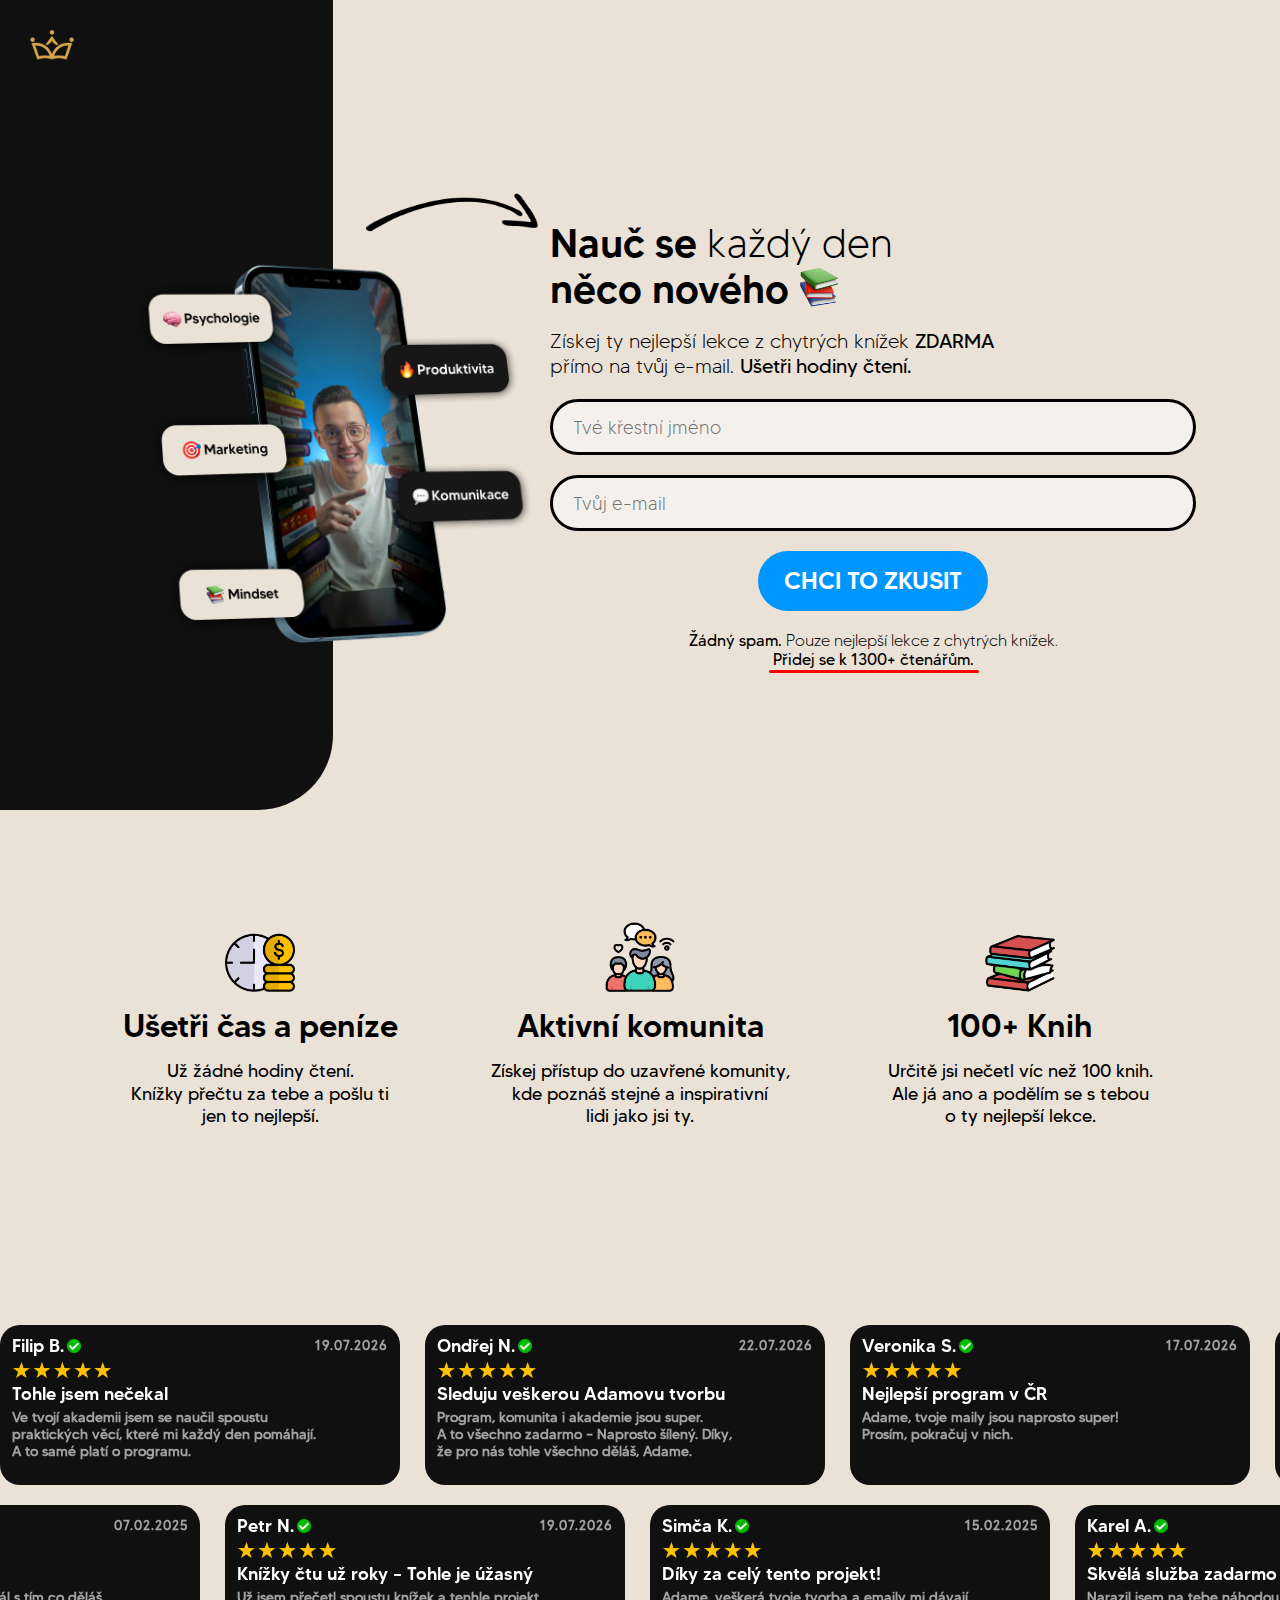
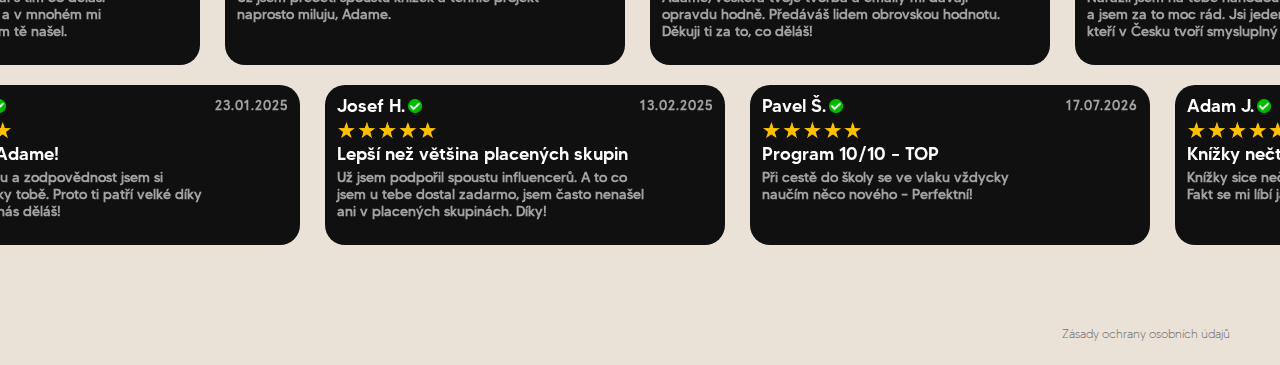
<file: 30-denni-program/index.html>
<!DOCTYPE html>
<html lang="cs">
<head>
  <meta charset="UTF-8">
  <meta name="viewport" content="width=device-width, initial-scale=1.0">
  <meta name="format-detection" content="telephone=no">
  <meta name="description" content="Dnes jsi čtením knih ztrácel čas a peníze naposledy.">
  <meta name="keywords" content="vědomosti, knihy, zdarma, email, čtení">
  <meta name="author" content="Adam Dušek">
  <!-- SEO -->
  <meta property="og:title" content="Adam Dušek | 30-Denní Program">
  <meta property="og:description" content="Dnes jsi čtením knih ztrácel čas a peníze naposledy.">
  <meta property="og:url" content="https://adamdusek.cz">
  <meta property="og:type" content="website">
  <!-- CSS -->
  <link rel="stylesheet" href="reset.css?version=5">
  <link rel="stylesheet" href="style.css?version=5">
  <link rel="stylesheet" href="queries.css?version=5">
  <link rel="shortcut icon" href="resources/imgs/icon.ico" type="image/x-icon">

  <title>Adam Dušek | 30-Denní Program</title>
</head>
<body>
    <img class="crown" src="resources/imgs/crown.webp" alt="">
    <div class="container">
        <h1 class="topTitle">Nauč se <span>každý den</span><br>
          něco nového <img src="resources/imgs/books.webp" alt=""></h1>
        <div class="phoneImg">
          <img class="arrow" src="resources/imgs/arrow.webp" alt="">
          <img class="iphone" src="resources/imgs/IphoneMockup2.webp" alt="">
        </div>
        <div class="formBox">
            <h1 class="bottomTitle">Nauč se <span>každý den</span><br>
            něco nového <img src="resources/imgs/books.webp" alt=""></h1>
            <h2>Získej ty nejlepší lekce z chytrých knížek <span>ZDARMA</span><br class="break2">
            <br class="break">přímo na tvůj e-mail. <span>Ušetři hodiny čtení.</span></h2>
            <form action="https://adamdusek.ecomailapp.cz/public/subscribe/1/43c2cd496486bcc27217c3e790fb4088" method="POST" autocomplete="on">
                <input type="text" name="name" autocomplete="name" placeholder="Tvé křestní jméno" required>
                <input type="email" name="email" autocomplete="email" placeholder="Tvůj e-mail" required>
                <input type="submit" value="CHCI TO ZKUSIT">
                <p class="subtitle"><span>Žádný spam.</span> Pouze nejlepší lekce z chytrých knížek. <br><span class="underline">Přidej se k 1300+ čtenářům.</span></p>
            </form>
            
        </div>
    </div>
    
    <div class="ThreePoints">

      <div class="point">
        <img src="resources/imgs/timeIsMoney.webp" alt="">
        <h1>Ušetři čas a peníze</h1>
        <h2>Už žádné hodiny čtení.<br>Knížky přečtu za tebe a pošlu ti<br>jen to nejlepší.</h2>
      </div>

      <div class="point">
        <img src="resources/imgs/people.webp" alt="">
        <h1>Aktivní komunita</h1>
        <h2>Získej přístup do uzavřené komunity,<br>kde poznáš stejné a inspirativní <br>lidi jako jsi ty.</h2>
      </div>

      <div class="point">
        <img src="resources/imgs/books2.webp" alt="">
        <h1>100+ Knih</h1>
        <h2>Určitě jsi nečetl víc než 100 knih.<br>Ale já ano a podělím se s tebou<br>o ty nejlepší lekce.</h2>
      </div>

    </div>

    <div class="feedbacks">
      <div class="carousel-container">   
      </div>
    </div>


    <a target="_blank" href="resources/Zásady ochrany osobních údajů.pdf" class="GPDR">Zásady ochrany osobních údajů</a>

    <!-- Ecomail starts -->
    <script src="data.js"></script>
    <script type="text/javascript">
      ;(function(p,l,o,w,i,n,g){if(!p[i]){p.GlobalSnowplowNamespace=p.GlobalSnowplowNamespace||[];
      p.GlobalSnowplowNamespace.push(i);p[i]=function(){(p[i].q=p[i].q||[]).push(arguments)
      };p[i].q=p[i].q||[];n=l.createElement(o);g=l.getElementsByTagName(o)[0];n.async=1;
      n.src=w;g.parentNode.insertBefore(n,g)}}(window,document,"script","//d70shl7vidtft.cloudfront.net/ecmtr-2.4.2.js","ecotrack"));
      window.ecotrack('newTracker', 'cf', 'd2dpiwfhf3tz0r.cloudfront.net', { /* Initialise a tracker */
        appId: 'adamdusek'
      });
      window.ecotrack('setUserIdFromLocation', 'ecmid');
      window.ecotrack('trackPageView');
      </script>
      <!-- Ecomail stops -->
</body>
</html>
</file>
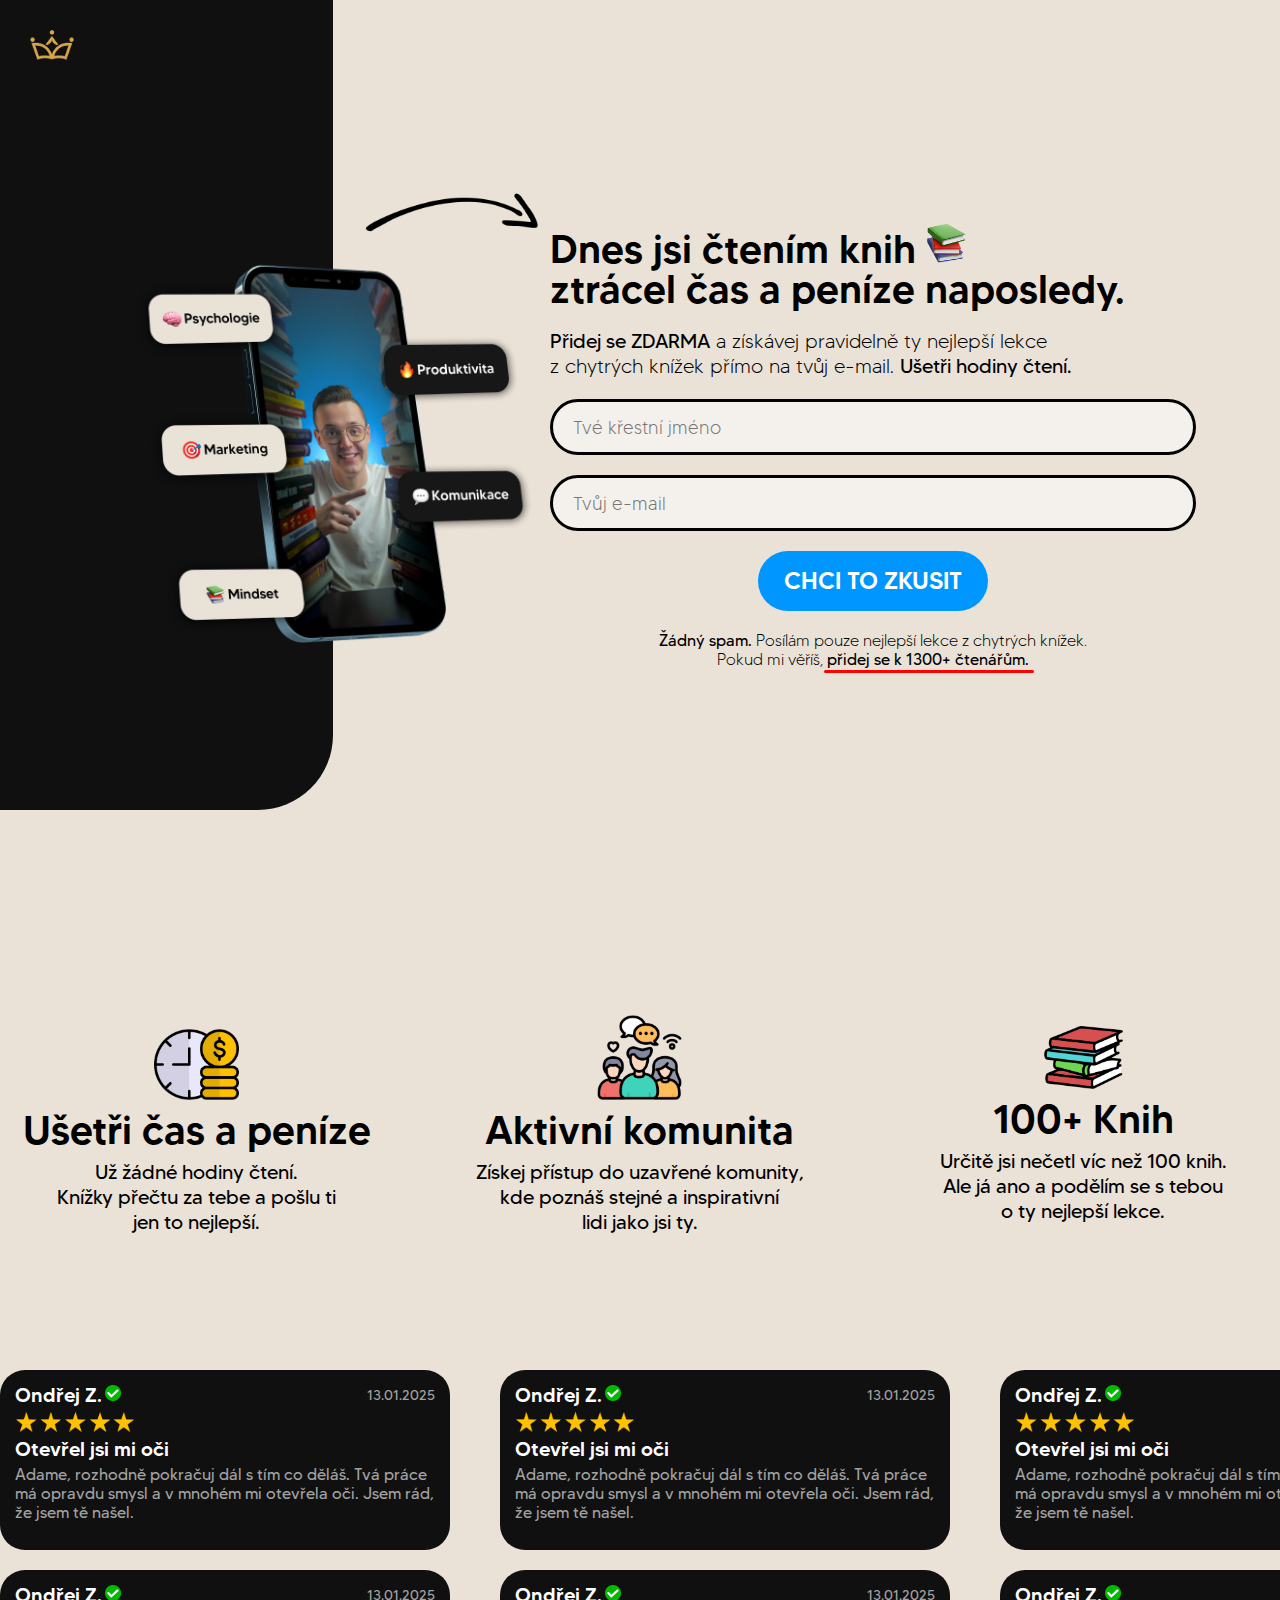
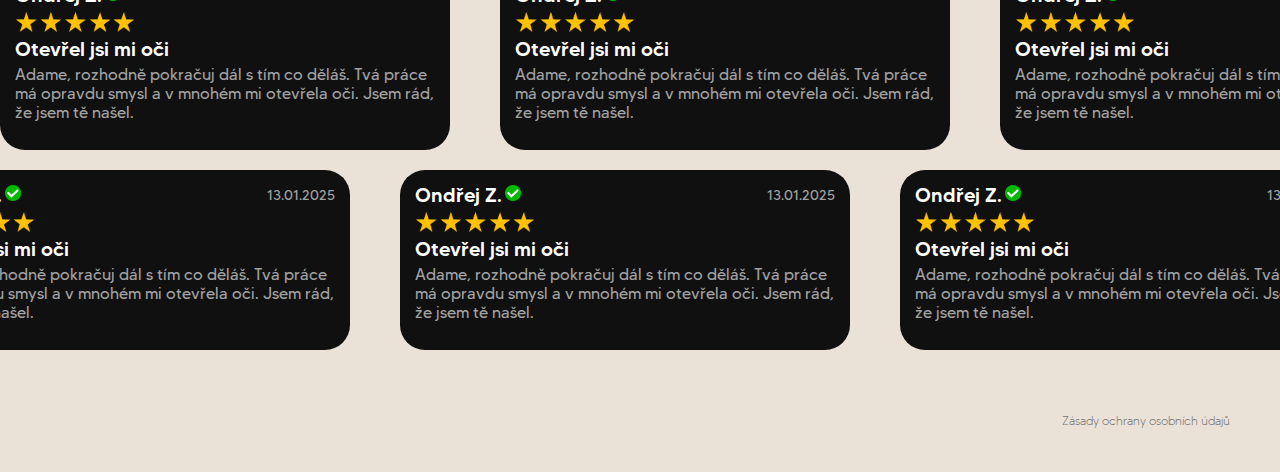
<file: newsletter/index.html>
<!DOCTYPE html>
<html lang="cs">
<head>
  <meta charset="UTF-8">
  <meta name="viewport" content="width=device-width, initial-scale=1.0">
  <meta name="format-detection" content="telephone=no">
  <meta name="description" content="Dnes jsi čtením knih ztrácel čas a peníze naposledy.">
  <meta name="keywords" content="vědomosti, knihy, zdarma, email, čtení">
  <meta name="author" content="Adam Dušek">
  <!-- SEO -->
  <meta property="og:title" content="Adam Dušek">
  <meta property="og:description" content="Dnes jsi čtením knih ztrácel čas a peníze naposledy.">
  <meta property="og:url" content="https://adamdusek.cz">
  <meta property="og:type" content="website">
  <!-- CSS -->
  <link rel="stylesheet" href="reset.css">
  <link rel="stylesheet" href="style.css?version=1.5">
  <link rel="stylesheet" href="queries.css">
  <link rel="shortcut icon" href="resources/imgs/icon.ico" type="image/x-icon">

  <title>Adam Dušek</title>
</head>
<body>
    <img class="crown" src="resources/imgs/crown.webp" alt="">
    <div class="container">
        <h1 class="topTitle">Dnes jsi čtením knih <img src="resources/imgs/books.webp" alt=""><br>ztrácel čas a peníze naposledy.</h1>
        <div class="phoneImg">
          <img class="arrow" src="resources/imgs/arrow.webp" alt="">
          <img class="iphone" src="resources/imgs/IphoneMockup2.webp" alt="">
        </div>
        <div class="formBox">
            <h1 class="bottomTitle">Dnes jsi čtením knih <img src="resources/imgs/books.webp" alt=""><br>
            ztrácel čas a peníze naposledy.</h1>
            <h2><span>Přidej se ZDARMA</span> a získávej pravidelně ty nejlepší lekce <br class="break2">
            z chytrých knížek <br class="break">přímo na tvůj e-mail. <span>Ušetři hodiny čtení.</span></h2>
            <form action="https://adamdusek.ecomailapp.cz/public/subscribe/1/43c2cd496486bcc27217c3e790fb4088" method="POST" autocomplete="on">
                <input type="text" name="name" autocomplete="name" placeholder="Tvé křestní jméno" required>
                <input type="email" name="email" autocomplete="email" placeholder="Tvůj e-mail" required>
                <input type="submit" value="CHCI TO ZKUSIT">
                <p class="subtitle"><span>Žádný spam.</span> Posílám pouze nejlepší lekce z chytrých knížek. <br>Pokud mi věříš, <span class="underline">přidej se k 1300+ čtenářům.</span></p>
            </form>
            
        </div>
    </div>
    

    <div class="ThreePoints">

      <div class="point">
        <img src="resources/imgs/timeIsMoney.webp" alt="">
        <h1>Ušetři čas a peníze</h1>
        <h2>Už žádné hodiny čtení.<br>Knížky přečtu za tebe a pošlu ti<br>jen to nejlepší.</h2>
      </div>

      <div class="point">
        <img src="resources/imgs/people.webp" alt="">
        <h1>Aktivní komunita</h1>
        <h2>Získej přístup do uzavřené komunity,<br>kde poznáš stejné a inspirativní <br>lidi jako jsi ty.</h2>
      </div>

      <div class="point">
        <img src="resources/imgs/books2.webp" alt="">
        <h1>100+ Knih</h1>
        <h2>Určitě jsi nečetl víc než 100 knih.<br>Ale já ano a podělím se s tebou<br>o ty nejlepší lekce.</h2>
      </div>

    </div>

    <div class="feedbacks">

      <div class="carousel-container">
        <div class="carousel row-1">
          <div class="OneFeedback">
            <div class="name">
              <section>
                <h1>Ondřej Z.</h1>
                <img class="yes" src="resources/imgs/yes.png" alt="">
              </section>
              <p>13.01.2025</p>
            </div>
            <img class="stars" src="resources/imgs/stars.webp" alt="">
            <h1>Otevřel jsi mi oči</h1>
            <p>Adame, rozhodně pokračuj dál s tím co děláš. Tvá práce má opravdu smysl a v mnohém mi otevřela oči. Jsem rád, že jsem tě našel.</p>
          </div>
          <div class="OneFeedback">
            <div class="name">
              <section>
                <h1>Ondřej Z.</h1>
                <img class="yes" src="resources/imgs/yes.png" alt="">
              </section>
              <p>13.01.2025</p>
            </div>
            <img class="stars" src="resources/imgs/stars.webp" alt="">
            <h1>Otevřel jsi mi oči</h1>
            <p>Adame, rozhodně pokračuj dál s tím co děláš. Tvá práce má opravdu smysl a v mnohém mi otevřela oči. Jsem rád, že jsem tě našel.</p>
          </div>
          <div class="OneFeedback">
            <div class="name">
              <section>
                <h1>Ondřej Z.</h1>
                <img class="yes" src="resources/imgs/yes.png" alt="">
              </section>
              <p>13.01.2025</p>
            </div>
            <img class="stars" src="resources/imgs/stars.webp" alt="">
            <h1>Otevřel jsi mi oči</h1>
            <p>Adame, rozhodně pokračuj dál s tím co děláš. Tvá práce má opravdu smysl a v mnohém mi otevřela oči. Jsem rád, že jsem tě našel.</p>
          </div>
          <div class="OneFeedback">
            <div class="name">
              <section>
                <h1>Ondřej Z.</h1>
                <img class="yes" src="resources/imgs/yes.png" alt="">
              </section>
              <p>13.01.2025</p>
            </div>
            <img class="stars" src="resources/imgs/stars.webp" alt="">
            <h1>Otevřel jsi mi oči</h1>
            <p>Adame, rozhodně pokračuj dál s tím co děláš. Tvá práce má opravdu smysl a v mnohém mi otevřela oči. Jsem rád, že jsem tě našel.</p>
          </div>
          <div class="OneFeedback">
            <div class="name">
              <section>
                <h1>Ondřej Z.</h1>
                <img class="yes" src="resources/imgs/yes.png" alt="">
              </section>
              <p>13.01.2025</p>
            </div>
            <img class="stars" src="resources/imgs/stars.webp" alt="">
            <h1>Otevřel jsi mi oči</h1>
            <p>Adame, rozhodně pokračuj dál s tím co děláš. Tvá práce má opravdu smysl a v mnohém mi otevřela oči. Jsem rád, že jsem tě našel.</p>
          </div>
          <div class="OneFeedback">
            <div class="name">
              <section>
                <h1>Ondřej Z.</h1>
                <img class="yes" src="resources/imgs/yes.png" alt="">
              </section>
              <p>13.01.2025</p>
            </div>
            <img class="stars" src="resources/imgs/stars.webp" alt="">
            <h1>Otevřel jsi mi oči</h1>
            <p>Adame, rozhodně pokračuj dál s tím co děláš. Tvá práce má opravdu smysl a v mnohém mi otevřela oči. Jsem rád, že jsem tě našel.</p>
          </div>
          <div class="OneFeedback">
            <div class="name">
              <section>
                <h1>Ondřej Z.</h1>
                <img class="yes" src="resources/imgs/yes.png" alt="">
              </section>
              <p>13.01.2025</p>
            </div>
            <img class="stars" src="resources/imgs/stars.webp" alt="">
            <h1>Otevřel jsi mi oči</h1>
            <p>Adame, rozhodně pokračuj dál s tím co děláš. Tvá práce má opravdu smysl a v mnohém mi otevřela oči. Jsem rád, že jsem tě našel.</p>
          </div>
          <div class="OneFeedback">
            <div class="name">
              <section>
                <h1>Ondřej Z.</h1>
                <img class="yes" src="resources/imgs/yes.png" alt="">
              </section>
              <p>13.01.2025</p>
            </div>
            <img class="stars" src="resources/imgs/stars.webp" alt="">
            <h1>Otevřel jsi mi oči</h1>
            <p>Adame, rozhodně pokračuj dál s tím co děláš. Tvá práce má opravdu smysl a v mnohém mi otevřela oči. Jsem rád, že jsem tě našel.</p>
          </div>
        </div>
        <div class="carousel row-2">
          <div class="OneFeedback">
            <div class="name">
              <section>
                <h1>Ondřej Z.</h1>
                <img class="yes" src="resources/imgs/yes.png" alt="">
              </section>
              <p>13.01.2025</p>
            </div>
            <img class="stars" src="resources/imgs/stars.webp" alt="">
            <h1>Otevřel jsi mi oči</h1>
            <p>Adame, rozhodně pokračuj dál s tím co děláš. Tvá práce má opravdu smysl a v mnohém mi otevřela oči. Jsem rád, že jsem tě našel.</p>
          </div>
          <div class="OneFeedback">
            <div class="name">
              <section>
                <h1>Ondřej Z.</h1>
                <img class="yes" src="resources/imgs/yes.png" alt="">
              </section>
              <p>13.01.2025</p>
            </div>
            <img class="stars" src="resources/imgs/stars.webp" alt="">
            <h1>Otevřel jsi mi oči</h1>
            <p>Adame, rozhodně pokračuj dál s tím co děláš. Tvá práce má opravdu smysl a v mnohém mi otevřela oči. Jsem rád, že jsem tě našel.</p>
          </div>
          <div class="OneFeedback">
            <div class="name">
              <section>
                <h1>Ondřej Z.</h1>
                <img class="yes" src="resources/imgs/yes.png" alt="">
              </section>
              <p>13.01.2025</p>
            </div>
            <img class="stars" src="resources/imgs/stars.webp" alt="">
            <h1>Otevřel jsi mi oči</h1>
            <p>Adame, rozhodně pokračuj dál s tím co děláš. Tvá práce má opravdu smysl a v mnohém mi otevřela oči. Jsem rád, že jsem tě našel.</p>
          </div>
          <div class="OneFeedback">
            <div class="name">
              <section>
                <h1>Ondřej Z.</h1>
                <img class="yes" src="resources/imgs/yes.png" alt="">
              </section>
              <p>13.01.2025</p>
            </div>
            <img class="stars" src="resources/imgs/stars.webp" alt="">
            <h1>Otevřel jsi mi oči</h1>
            <p>Adame, rozhodně pokračuj dál s tím co děláš. Tvá práce má opravdu smysl a v mnohém mi otevřela oči. Jsem rád, že jsem tě našel.</p>
          </div>
          <div class="OneFeedback">
            <div class="name">
              <section>
                <h1>Ondřej Z.</h1>
                <img class="yes" src="resources/imgs/yes.png" alt="">
              </section>
              <p>13.01.2025</p>
            </div>
            <img class="stars" src="resources/imgs/stars.webp" alt="">
            <h1>Otevřel jsi mi oči</h1>
            <p>Adame, rozhodně pokračuj dál s tím co děláš. Tvá práce má opravdu smysl a v mnohém mi otevřela oči. Jsem rád, že jsem tě našel.</p>
          </div>
          <div class="OneFeedback">
            <div class="name">
              <section>
                <h1>Ondřej Z.</h1>
                <img class="yes" src="resources/imgs/yes.png" alt="">
              </section>
              <p>13.01.2025</p>
            </div>
            <img class="stars" src="resources/imgs/stars.webp" alt="">
            <h1>Otevřel jsi mi oči</h1>
            <p>Adame, rozhodně pokračuj dál s tím co děláš. Tvá práce má opravdu smysl a v mnohém mi otevřela oči. Jsem rád, že jsem tě našel.</p>
          </div>
          <div class="OneFeedback">
            <div class="name">
              <section>
                <h1>Ondřej Z.</h1>
                <img class="yes" src="resources/imgs/yes.png" alt="">
              </section>
              <p>13.01.2025</p>
            </div>
            <img class="stars" src="resources/imgs/stars.webp" alt="">
            <h1>Otevřel jsi mi oči</h1>
            <p>Adame, rozhodně pokračuj dál s tím co děláš. Tvá práce má opravdu smysl a v mnohém mi otevřela oči. Jsem rád, že jsem tě našel.</p>
          </div>
          <div class="OneFeedback">
            <div class="name">
              <section>
                <h1>Ondřej Z.</h1>
                <img class="yes" src="resources/imgs/yes.png" alt="">
              </section>
              <p>13.01.2025</p>
            </div>
            <img class="stars" src="resources/imgs/stars.webp" alt="">
            <h1>Otevřel jsi mi oči</h1>
            <p>Adame, rozhodně pokračuj dál s tím co děláš. Tvá práce má opravdu smysl a v mnohém mi otevřela oči. Jsem rád, že jsem tě našel.</p>
          </div>
        </div>
        <div class="carousel row-3">
          <div class="OneFeedback">
            <div class="name">
              <section>
                <h1>Ondřej Z.</h1>
                <img class="yes" src="resources/imgs/yes.png" alt="">
              </section>
              <p>13.01.2025</p>
            </div>
            <img class="stars" src="resources/imgs/stars.webp" alt="">
            <h1>Otevřel jsi mi oči</h1>
            <p>Adame, rozhodně pokračuj dál s tím co děláš. Tvá práce má opravdu smysl a v mnohém mi otevřela oči. Jsem rád, že jsem tě našel.</p>
          </div>
          <div class="OneFeedback">
            <div class="name">
              <section>
                <h1>Ondřej Z.</h1>
                <img class="yes" src="resources/imgs/yes.png" alt="">
              </section>
              <p>13.01.2025</p>
            </div>
            <img class="stars" src="resources/imgs/stars.webp" alt="">
            <h1>Otevřel jsi mi oči</h1>
            <p>Adame, rozhodně pokračuj dál s tím co děláš. Tvá práce má opravdu smysl a v mnohém mi otevřela oči. Jsem rád, že jsem tě našel.</p>
          </div>
          <div class="OneFeedback">
            <div class="name">
              <section>
                <h1>Ondřej Z.</h1>
                <img class="yes" src="resources/imgs/yes.png" alt="">
              </section>
              <p>13.01.2025</p>
            </div>
            <img class="stars" src="resources/imgs/stars.webp" alt="">
            <h1>Otevřel jsi mi oči</h1>
            <p>Adame, rozhodně pokračuj dál s tím co děláš. Tvá práce má opravdu smysl a v mnohém mi otevřela oči. Jsem rád, že jsem tě našel.</p>
          </div>
          <div class="OneFeedback">
            <div class="name">
              <section>
                <h1>Ondřej Z.</h1>
                <img class="yes" src="resources/imgs/yes.png" alt="">
              </section>
              <p>13.01.2025</p>
            </div>
            <img class="stars" src="resources/imgs/stars.webp" alt="">
            <h1>Otevřel jsi mi oči</h1>
            <p>Adame, rozhodně pokračuj dál s tím co děláš. Tvá práce má opravdu smysl a v mnohém mi otevřela oči. Jsem rád, že jsem tě našel.</p>
          </div>
          <div class="OneFeedback">
            <div class="name">
              <section>
                <h1>Ondřej Z.</h1>
                <img class="yes" src="resources/imgs/yes.png" alt="">
              </section>
              <p>13.01.2025</p>
            </div>
            <img class="stars" src="resources/imgs/stars.webp" alt="">
            <h1>Otevřel jsi mi oči</h1>
            <p>Adame, rozhodně pokračuj dál s tím co děláš. Tvá práce má opravdu smysl a v mnohém mi otevřela oči. Jsem rád, že jsem tě našel.</p>
          </div>
          <div class="OneFeedback">
            <div class="name">
              <section>
                <h1>Ondřej Z.</h1>
                <img class="yes" src="resources/imgs/yes.png" alt="">
              </section>
              <p>13.01.2025</p>
            </div>
            <img class="stars" src="resources/imgs/stars.webp" alt="">
            <h1>Otevřel jsi mi oči</h1>
            <p>Adame, rozhodně pokračuj dál s tím co děláš. Tvá práce má opravdu smysl a v mnohém mi otevřela oči. Jsem rád, že jsem tě našel.</p>
          </div>
          <div class="OneFeedback">
            <div class="name">
              <section>
                <h1>Ondřej Z.</h1>
                <img class="yes" src="resources/imgs/yes.png" alt="">
              </section>
              <p>13.01.2025</p>
            </div>
            <img class="stars" src="resources/imgs/stars.webp" alt="">
            <h1>Otevřel jsi mi oči</h1>
            <p>Adame, rozhodně pokračuj dál s tím co děláš. Tvá práce má opravdu smysl a v mnohém mi otevřela oči. Jsem rád, že jsem tě našel.</p>
          </div>
          <div class="OneFeedback">
            <div class="name">
              <section>
                <h1>Ondřej Z.</h1>
                <img class="yes" src="resources/imgs/yes.png" alt="">
              </section>
              <p>13.01.2025</p>
            </div>
            <img class="stars" src="resources/imgs/stars.webp" alt="">
            <h1>Otevřel jsi mi oči</h1>
            <p>Adame, rozhodně pokračuj dál s tím co děláš. Tvá práce má opravdu smysl a v mnohém mi otevřela oči. Jsem rád, že jsem tě našel.</p>
          </div>
        </div>
    </div>

    </div>

    <a target="_blank" href="resources/Zásady ochrany osobních údajů.pdf" class="GPDR">Zásady ochrany osobních údajů</a>

    <!-- Ecomail starts -->
    <script type="text/javascript">
      ;(function(p,l,o,w,i,n,g){if(!p[i]){p.GlobalSnowplowNamespace=p.GlobalSnowplowNamespace||[];
      p.GlobalSnowplowNamespace.push(i);p[i]=function(){(p[i].q=p[i].q||[]).push(arguments)
      };p[i].q=p[i].q||[];n=l.createElement(o);g=l.getElementsByTagName(o)[0];n.async=1;
      n.src=w;g.parentNode.insertBefore(n,g)}}(window,document,"script","//d70shl7vidtft.cloudfront.net/ecmtr-2.4.2.js","ecotrack"));
      window.ecotrack('newTracker', 'cf', 'd2dpiwfhf3tz0r.cloudfront.net', { /* Initialise a tracker */
        appId: 'adamdusek'
      });
      window.ecotrack('setUserIdFromLocation', 'ecmid');
      window.ecotrack('trackPageView');
      </script>
      <!-- Ecomail stops -->
</body>
</html>
</file>
<file: 30-denni-program/style.css>
@font-face {
    font-family: Light;
    src: url("resources/fonts/light.otf");
}
@font-face {
    font-family: Regular;
    src: url("resources/fonts/regular.otf");
}
@font-face {
    font-family: Medium;
    src: url("resources/fonts/medium.otf");
}

body {
    position: relative;
    width: 100vw;
    overflow-x: hidden;
    background-color: #eae2d7;
}

.crown {
    position: absolute;
    top: 30px;
    left: 30px;
    height: 30px;
    z-index: 999;
}

.GPDR {
    position: absolute;
    right: 50px;
    bottom: 25px;
    font-family: "Light";
    color: #777777;
    text-decoration: none;
    font-size: .75rem;
    z-index: 999;
}

.break {
    display: none;
}

body::before {
    position: absolute;
    top: 0;
    left: 0;
    height: 90vh;
    width: 26%;
    content: "";
    background-color: #101010;
    border-radius: 0px 0px 75px;
    z-index: 1;
}

.topTitle {
    display: none;
    font-size: 2rem;
}

.topTitle span{
    font-family: Light;
}

.topTitle img {
    height: 2rem;
}

.container {
    position: relative;
    z-index: 5;
    display: flex;
    flex-direction: row;
    align-items: center;
    justify-content: center;

    width: 100%;
    height: 100vh;
}

.phoneImg {
    position: relative;
    display: flex;
    justify-content: flex-end;
    align-items: center;
    height: 750px;
    width: 35%;
}

.arrow {
    position: absolute;
    top: 10%;
    right: 0%;
    width: 175px;
}

.iphone {
    width: 90%;
}

.formBox{
    display: flex;
    flex-direction: column;
    align-items: flex-start;
    justify-content: center;
    width: 50%;
    height: 750px;
    font-family: medium;
    padding-left: 1%;
}

.formBox h1 {
    font-size: 3rem;
    padding-bottom: 20px;
}

.formBox h1 span{
    font-family: Light;
}
.formBox h2 {
    font-size: 1.5rem;
    font-family: light;
    padding-bottom: 20px;
    line-height: normal;
}

.formBox .subtitle {
    position: relative;
    font-size: 1rem;
    font-family: light;
    text-align: center;
    width: 100%;
    line-height: normal;
}

.formBox .underline{
    position: relative;
}

.formBox .underline::before {
    content: "";
    position: absolute;
    bottom: -20%;
    right: -5px;
    width: 210px;
    height: 3px;
    border-radius: 50px;
    background-color: red;
}
.formBox .subtitle span {
    font-family: regular;
}

.formBox h2 span{
    font-family: regular;
}

.formBox img {
    position: relative;
    top: .25rem;
    height: 3rem;
}

.formBox form{
    display: flex;
    flex-direction: column;
    align-items: flex-start;
    font-family: medium;
}

form p {
    font-size: 1.25rem;
    padding-bottom: .5rem;
}

form input {
    margin-bottom: 30px;
    padding: 5px 20px;
    height: 50px;
    width: 600px;
    border-radius: 50px;
    border: 3px #000000 solid;
    outline: 0;
    font-family: light;
    font-size: 1.5rem;
    
    background-color:  #f4f1ec;
}

form input[type="submit"]{
    width: 230px;
    height: 60px;
    margin: auto;
    border: 0;
    background-color: #0096ff;
    color: #ffffff;
    font-family: medium;
    font-size: 1.5rem;
    cursor: pointer;
    transition: all .25s linear;
    margin-bottom: 20px;
}



form input[type="submit"]:hover{
    background-color: #171717;
}











.ThreePoints {
    height: 45vh;
    width: 100%;
    gap: 50px;
    display: flex;
    flex-direction: row;
    justify-content: center;
    align-items: flex-start;
}

.point {
    text-align: center;
    width: 400px;
    height: 250px;
    display: flex;
    flex-direction: column;
    justify-content: center;
    align-items: center;
    gap: 10px;
}

.point img{
    width: 85px;
}

.point h1 {
    font-family: Medium;
    font-size: 40px;
}

.point h2{
    font-family: Regular;
    font-size: 20px;
    line-height: 1.25;
}



.feedbacks {
    width: 100%;
}

.OneFeedback {
    width: 500px;
    height: 215px;
    background-color: #101010;
    padding: 15px;
    color: #ffffff;
    border-radius: 25px;

    display: inline-flex;
    flex-direction: column;
    justify-content: flex-start;
    gap: 6px;
    box-sizing: border-box;
}

.feedbacks-group{
    display: flex;
    gap: 25px;
}

.OneFeedback .name {
    display: flex;
    flex-direction: row;
    justify-content: space-between;
    align-items: center;
}

.OneFeedback .name section {
    display: flex;
    flex-direction: row;
    align-items: center;
    justify-content: center;
    gap: 3px;
}

.OneFeedback .name section h1 {
    font-size: 20px;
    font-family: Regular;
    color: #ffffff;
    font-weight: 500;
}

.OneFeedback .name p {
    font-size: 15px;
    font-family: Light;
    color: #a1a1a1;
    font-weight: 600;
    letter-spacing: 1px;
}

.OneFeedback .name section .yes {
    height: 16px;
    width: 16px;
}

.OneFeedback .stars {
    display: block;
    width: 120px;
}

.OneFeedback h1 {
    font-size: 20px;
    font-family: Regular;
    color: #ffffff;
    font-weight: 500;
}

.OneFeedback p {
    font-size: 20px;
    font-family: Light;
    color: #a1a1a1;
    line-height: 1.2;
    font-weight: 600;
}





.carousel-container {
    width: 100vw;
    overflow: hidden;
    position: relative;
    padding-bottom: 100px;
}

.carousel {
    display: flex;
    gap: 25px;
    width: max-content;
    /* Použijeme společnou animaci včetně duplikovaného obsahu */
    animation: scroll-left 120s linear infinite;
    margin: 20px 0;
    will-change: transform;
    animation-fill-mode: forwards;
}



.row-1, .row-3 {
    animation-name: scroll-left;
}

.row-3{
    position: relative;
    left: -100px;
}

.row-2 {
    animation-name: scroll-right;
    position: relative;
    left: -1050px; 
}

/* Animace posunu o 50 % (předpokládáme, že obsah je duplikován) */
@keyframes scroll-left {
    0% {
        transform: translateX(0);
    }
    100% {
        transform: translateX(-50%);
    }
}

@keyframes scroll-right {
    0% {
        transform: translateX(-50%);
    }
    100% {
        transform: translateX(0);
    }
}
</file>
<file: 30-denni-program/queries.css>
@media only screen and (max-width: 1500px) {
    

    .feedbacks {
        width: 100%;
    }

    .OneFeedback {
        width: 400px;         /* Zmenšená šířka */
        height: 160px;        /* Zmenšená výška */
        background-color: #101010;
        padding: 12px;        /* Méně paddingu */
        color: #ffffff;
        border-radius: 20px;  /* Menší zaoblení */
        display: inline-flex;
        flex-direction: column;
        justify-content: flex-start;
        gap: 6px;
        box-sizing: border-box;
    }
    
    .OneFeedback .name {
        display: flex;
        flex-direction: row;
        justify-content: space-between;
        align-items: center;
    }
    
    .OneFeedback .name section {
        display: flex;
        flex-direction: row;
        gap: 3px;
    }
    
    .OneFeedback .name section h1 {
        font-size: 18px;  /* Menší velikost písma */
        font-family: Medium;
        color: #ffffff;
    }
    
    .OneFeedback .name p {
        font-size: 13px;  /* Menší velikost písma */
        font-family: Regular;
        color: #a1a1a1;
    }
    
    .OneFeedback .name section .yes {
        height: 14px;     /* Zmenšená ikona */
        width: 14px;
    }
    
    .OneFeedback .stars {
        display: block;
        width: 100px;     /* Zmenšené hvězdy */
    }
    
    .OneFeedback h1 {
        font-size: 18px;  /* Menší velikost písma pro hlavní nadpis */
        font-family: Medium;
        color: #ffffff;
    }
    
    .OneFeedback p {
        font-size: 14px;  /* Menší velikost písma pro text */
        font-family: Regular;
        color: #a1a1a1;
        line-height: 1.2;
    }
    
    .ThreePoints {
        width: 100%;
        height: 45vh;
        gap: 30px;              /* Menší mezery mezi body */
    }
    
    .point {
        text-align: center;
        width: 350px;           /* Zmenšení šířky */
    }
    
    .point img {
        height: 70px;           /* Zmenšení velikosti obrázků */
        width: 70px;
    }
    
    .point h1 {
        font-family: Medium;
        font-size: 32px;        /* Snížení velikosti nadpisu */
        padding: 8px 0px;
    }
    
    .point h2 {
        font-family: Regular;
        font-size: 18px;        /* Snížení velikosti popisku */
        line-height: 1.25;
    }
    
}


@media only screen and (max-width: 1600px) {
    .formBox h1 {
        font-size: 2.75rem;
        padding-bottom: 20px;

    }
    .formBox img {
        height: 2.75rem;
    }
    .formBox h2 {
        font-size: 1.25rem;
        padding-bottom: 20px;

    }

    form p {
        font-size: 1.25rem;
        padding-bottom: .5rem;
    }

    form input {
        margin-bottom: 20px;
        padding: 5px 20px;
        height: 40px;
        width: 600px;
        font-size: 1.25rem;
    }
}

@media only screen and (max-width: 1400px) {
    .formBox h1 {
        font-size: 2.5rem;
        padding-bottom: 20px;
    }
    .formBox img {
        height: 2.5rem;
    }
    .formBox h2 {
        font-size: 1.25rem;
        padding-bottom: 20px;
    }

    form p {
        font-size: 1.25rem;
        padding-bottom: .5rem;
    }

    form input {
        margin-bottom: 20px;
        padding: 5px 20px;
        height: 40px;
        width: 600px;
        font-size: 1.15rem;
    }
    .formBox .subtitle {
        font-size: 1rem;
    }
    .formBox .underline::before {
        bottom: -20%;
        right: -5px;
        width: 210px;
        height: 3px;
    }
    .arrow {
        position: absolute;
        top: 15%;
        width: 175px;
    }
}

@media only screen and (max-width: 1200px) {
    .formBox h1 {
        font-size: 2rem;
        padding-bottom: 20px;
    }
    .formBox img {
        height: 2rem;
    }
    .formBox h2 {
        font-size: 1.25rem;
        padding-bottom: 20px;
    }

    form p {
        font-size: 1.25rem;
        padding-bottom: .5rem;
    }

    form input {
        margin-bottom: 20px;
        padding: 5px 20px;
        height: 40px;
        width: 500px;
        font-size: 1.15rem;
    }
    .formBox .subtitle {
        font-size: 1rem;
    }
    .formBox .underline::before {
        bottom: -20%;
        right: -5px;
        width: 210px;
        height: 3px;
    }
    .arrow {
        position: absolute;
        top: 20%;
        width: 150px;
    }

    form input[type="submit"]{
        width: 200px;
        font-size: 1.25rem;
    }
}
@media only screen and (max-width: 1000px) {
    body::before{
        height: 100vh;
        border-radius: 0px;
    }
    .crown {
        display: none;
    }
    .ThreePoints{
        display: none;
    }
    .feedbacks{
        display: none;
    }
    .GPDR{
        display: block;
        position: absolute;
        bottom: 20px;
        right: 20px;
        padding: 0;
    }
    .formBox h1 {
        font-size: 1.75rem;
        padding-bottom: 10px;
    }
    .formBox img {
        height: 1.75rem;
    }
    .formBox h2 {
        font-size: 1rem;
        padding-bottom: 20px;
    }

    form p {
        font-size: 1.25rem;
        padding-bottom: .5rem;
    }

    form input {
        margin-bottom: 20px;
        padding: 5px 20px;
        height: 30px;
        width: 400px;
        font-size: 1.05rem;
    }
    .formBox .subtitle {
        font-size: .9rem;
    }
    .formBox .underline::before {
        bottom: -10%;
        right: -5px;
        width: 190px;
        height: 2px;
    }
    .arrow {
        position: absolute;
        top: 25%;
        width: 125px;
    }

    form input[type="submit"]{
        width: 200px;
        height: 50px;
        font-size: 1.25rem;
    }
}

@media only screen and (max-width: 900px) {
    .arrow {
    top: 25%;
    width: 100px;
}
}

@media only screen and (max-width: 800px) {
    .GPDR {
        font-size: .75rem;
        display: block;
        position:relative;
        width: 100%;
        text-align: center;
        left: 0;
        bottom: 0;
        padding-top: 30px;
        padding-bottom: 25px;
    }
    body {
        height: auto;
    }
    .phoneImg{
        justify-content: center;
    }
    .container {
        height: auto;
    }
    .formBox {
        height: auto;
    }

    .container {
        flex-direction: column;
    }

    .formBox {
        width: 70%;
        align-items: center;
        justify-content: center;
        padding-left: 0;
    }

    body::before {
        position: absolute;
        top: 0;
        left: 0;
        height: 25vh;
        width: 100vw;
        content: "";
        background-color: #171717;
        z-index: 1;
    }

    .formBox{
        width: 90%;
    }

    .topTitle {
        margin: auto;
        font-size: 2.5rem;
        display: block;
        font-family: medium;
        color: #ffffff;
        margin: 20px;
    }

    .bottomTitle {
        display: none;
    }

    
    .formBox h1 {
        font-size: 1.75rem;
        padding-bottom: 10px;
    }
    .formBox img {
        height: 2rem;
    }
    .formBox h2 {
        font-size: 1rem;
        padding-bottom: 20px;
    }
    .phoneImg{
        height: 300px;
        margin-bottom: 10vh;
    }
    .iphone {
        width: auto;
        height: 100%;
    }

    .formBox form{
        margin-bottom: 10px;
    }

    form p {
        font-size: 1rem;
        padding-bottom: .5rem;
    }

    form input {
        margin-bottom: 20px;
        padding: 5px 20px;
        height: 30px;
        width: 500px;
        font-size: 1.25rem;
    }
    .formBox .subtitle {
        font-size: 1rem;
        width: 100%;
    }
    .formBox .underline::before {
        bottom: -10%;
        right: -5px;
        width: 210px;
        height: 2px;
    }
    .arrow {
        transform: rotate(120deg);
        right: -30%;
        top: 90% !important;
    }
}

@media only screen and (max-width: 700px) {
    .container {
        flex-direction: column;
    }

    .topTitle {
        font-size: 2rem;
    }

    .formBox {
        width: 90%;
        justify-content: center;
        padding-left: 0;
    }   
    .formBox h1 {
        font-size: 1.5rem;
        padding-bottom: 10px;
    }
    .formBox img {
        height: 2rem;
    }
    .formBox h2 {
        font-size: 1rem;
        padding-bottom: 20px;
    }
    .phoneImg{
        height: 250px;
    }
    .iphone {
        width: auto;
        height: 100%;
    }

    .formBox form{
        width: 100%;
        margin-bottom: 10px;
    }

    form p {
        font-size: 1rem;
        padding-bottom: .5rem;
    }

    form input {
        margin-bottom: 20px;
        padding: 5px 20px;
        height: 30px;
        width: 90%;
        font-size: 1.25rem;
    }
    .formBox .subtitle {
        font-size: 1rem;
        width: 100%;
    }
    .formBox .underline::before {
        bottom: -20%;
        right: -5px;
        width: 210px;
        height: 2px;
    }
}

@media only screen and (max-width: 500px) {
    .container {
        flex-direction: column;
    }

    .formBox {
        width: 90%;
        justify-content: center;
        padding-left: 0;
    }
 
    .formBox h1 {
        font-size: 1.25rem;
        padding-bottom: 10px;
    }
    .formBox img {
        height: 1.5rem;
    }
    .formBox h2 {
        font-size: 1.05rem;
        padding-bottom: 20px;
        position: relative;
    }
    .phoneImg{
        height: 250px;
    }
    .iphone {
        width: auto;
        height: 100%;
    }

    .topTitle{
        font-size: 2rem;
    }

    .topTitle img {
        height: 1.5rem;
    }

    .formBox form{
        width: 100%;
        margin-bottom: 10px;
    }

    form p {
        font-size: 1rem;
        padding-bottom: .5rem;
    }

    form input {
        margin-bottom: 20px;
        padding: 5px 20px;
        height: 25px;
        width: 90%;
        font-size: 1.25rem;
        border: 2px solid #000000;
    }
    .formBox .subtitle {
        font-size: .75rem;
        width: 100%;
    }
    .formBox .underline::before {
        bottom: -20%;
        right: -5px;
        width: 160px;
        height: 2px;
    }
    form input[type="submit"]{
        width: 200px;
        border: 0;
        background-color: #0096ff;
        color: #ffffff;
        font-family: medium;
        font-size: 1.25rem;
    }

    .arrow {
        transform: rotate(100deg);
        right: -50%;
    }
    
}

@media only screen and (max-width: 400px) {
    .container {
        flex-direction: column;
    }
    .break {
        display: block;
    }
    .break2 {
        display: none;
    }

    .arrow {
        transform: rotate(120deg);
        right: -70%;
    }

    .formBox {
        width: 90%;
        align-items: center;
        justify-content: center;
        padding-left: 0;
    }

    body::before {
        height: 26vh;
    }
  
    .formBox h1 {
        font-size: 1.5rem;
        padding-bottom: 10px;
    }
    .formBox img {
        height: 1.5rem;
    }
    .formBox h2 {
        text-align: center;
        font-size: .9rem;
        padding: 20px 0px;
    }
    .phoneImg{
        height: 300px;
        margin-bottom: 5vh;
    }
    .iphone {
        width: auto;
        height: 100%;
    }

    .topTitle {
        font-size: 2.25rem;
    }

    .topTitle img {
        height: 2rem;
        vertical-align: top;
    }

    .formBox form{
        width: 100%;
        margin-bottom: 10px;
    }

    form p {
        font-size: 1rem;
        padding-bottom: 5vh;
    }

    form input {
        margin-bottom: 20px;
        padding: 5px 20px;
        height: 25px;
        width: 90%;
        font-size: 1.25rem;
        border: 2px solid #000000;
    }
    .formBox .subtitle {
        font-size: .75rem;
        width: 100%;
    }
    .formBox .underline::before {
        bottom: -20%;
        right: -5px;
        width: 160px;
        height: 2px;
    }

}

@media only screen and (max-width: 350px) {
    .container {
        flex-direction: column;
    }

    .formBox {
        width: 90%;
        align-items: flex-start;
        justify-content: center;
        padding-left: 0;
    }

    body::before {
        height: 25vh;
    }
  
    .formBox h1 {
        font-size: 1.25rem;
        padding-bottom: 10px;
    }
    .formBox img {
        height: 1.5rem;
    }
    .formBox h2 {
        font-size: .85rem;
        padding-bottom: 20px;
    }
    
    .iphone {
        width: auto;
        height: 100%;
    }

    .topTitle {
        font-size: 1.5rem;
    }
    .topTitle img {
        position: relative;
        top:5px;
        height: 1.25rem;
    }

    .formBox form{
        width: 100%;
        margin-bottom: 10px;
    }

    form p {
        font-size: 1rem;
        padding-bottom: .5rem;
    }

    form input {
        margin-bottom: 20px;
        padding: 5px 20px;
        height: 25px;
        width: 90%;
        font-size: 1.25rem;
        border: 2px solid #000000;
    }
    .formBox .subtitle {
        font-size: .75rem;
        width: 100%;
    }
    .formBox .underline::before {
        bottom: -20%;
        right: -5px;
        width: 160px;
        height: 2px;
    }

}
</file>
<file: newsletter/style.css>
@font-face {
    font-family: Light;
    src: url("resources/fonts/light.otf");
}
@font-face {
    font-family: Regular;
    src: url("resources/fonts/regular.otf");
}
@font-face {
    font-family: Medium;
    src: url("resources/fonts/medium.otf");
}

body {
    position: relative;
    width: 100vw;
    overflow-x: hidden;
    background-color: #eae2d7;
}

.crown {
    position: absolute;
    top: 30px;
    left: 30px;
    height: 30px;
    z-index: 999;
}

.GPDR {
    display: block;
    text-align: right;
    padding: 5vh 50px;
    font-family: "Light";
    color: #777777;
    text-decoration: none;
    font-size: .75rem;
    z-index: 999;
}

.break {
    display: none;
}

body::before {
    position: absolute;
    top: 0;
    left: 0;
    height: 90vh;
    width: 26%;
    content: "";
    background-color: #101010;
    border-radius: 0px 0px 75px;
    z-index: 1;
}

.topTitle {
    display: none;
    font-size: 2rem;
}

.topTitle img {
    height: 2rem;
}

.container {
    position: relative;
    z-index: 5;
    display: flex;
    flex-direction: row;
    align-items: center;
    justify-content: center;

    width: 100%;
    height: 100vh;
}

.phoneImg {
    position: relative;
    display: flex;
    justify-content: flex-end;
    align-items: center;
    height: 750px;
    width: 35%;
}

.arrow {
    position: absolute;
    top: 10%;
    right: 0%;
    width: 175px;
}

.iphone {
    width: 90%;
}

.formBox{
    display: flex;
    flex-direction: column;
    align-items: flex-start;
    justify-content: center;
    width: 50%;
    height: 750px;
    font-family: medium;
    padding-left: 1%;
}

.formBox h1 {
    font-size: 3rem;
    padding-bottom: 20px;
}
.formBox h2 {
    font-size: 1.5rem;
    font-family: light;
    padding-bottom: 20px;
    line-height: normal;
}

.formBox .subtitle {
    position: relative;
    font-size: 1rem;
    font-family: light;
    text-align: center;
    width: 100%;
    line-height: normal;
}

.formBox .underline{
    position: relative;
}

.formBox .underline::before {
    content: "";
    position: absolute;
    bottom: -20%;
    right: -5px;
    width: 210px;
    height: 3px;
    border-radius: 50px;
    background-color: red;
}
.formBox .subtitle span {
    font-family: regular;
}

.formBox h2 span{
    font-family: regular;
}

.formBox img {
    height: 3rem;
}

.formBox form{
    display: flex;
    flex-direction: column;
    align-items: flex-start;
    font-family: medium;
}

form p {
    font-size: 1.25rem;
    padding-bottom: .5rem;
}

form input {
    margin-bottom: 30px;
    padding: 5px 20px;
    height: 50px;
    width: 600px;
    border-radius: 50px;
    border: 3px #000000 solid;
    outline: 0;
    font-family: light;
    font-size: 1.5rem;
    
    background-color:  #f4f1ec;
}

form input[type="submit"]{
    width: 230px;
    height: 60px;
    margin: auto;
    border: 0;
    background-color: #0096ff;
    color: #ffffff;
    font-family: medium;
    font-size: 1.5rem;
    cursor: pointer;
    transition: all .25s linear;
    margin-bottom: 20px;
}



form input[type="submit"]:hover{
    background-color: #171717;
}











.ThreePoints {
    height: 50vh;
    width: 100%;
    gap: 50px;
    display: flex;
    flex-direction: row;
    justify-content: center;
    align-items: center;
}

.point {
    text-align: center;
    width: 400px;
    height: 250px;
    display: flex;
    flex-direction: column;
    justify-content: center;
    align-items: center;
    gap: 10px;
}

.point img{
    width: 85px;
}

.point h1 {
    font-family: Medium;
    font-size: 40px;
}

.point h2{
    font-family: Regular;
    font-size: 20px;
    line-height: 1.25;
}



.feedbacks {
    width: 100%;
}

.OneFeedback {
    width: 450px;
    height: 180px;
    background-color: #101010;
    padding: 15px;
    color: #ffffff;
    border-radius: 25px;

    display: inline-flex;
    flex-direction: column;
    justify-content: flex-start;
    gap: 6px;
    box-sizing: border-box;
}

.OneFeedback .name {
    display: flex;
    flex-direction: row;
    justify-content: space-between;
    align-items: center;
}

.OneFeedback .name section {
    display: flex;
    flex-direction: row;
    gap: 3px;
}

.OneFeedback .name section h1 {
    font-size: 20px;
    font-family: Medium;
    color: #ffffff;
}

.OneFeedback .name p {
    font-size: 14px;
    font-family: Regular;
    color: #a1a1a1;
}

.OneFeedback .name section .yes {
    height: 16px;
    width: 16px;
}

.OneFeedback .stars {
    display: block;
    width: 120px;
}

.OneFeedback h1 {
    font-size: 20px;
    font-family: Medium;
    color: #ffffff;
}

.OneFeedback p {
    font-size: 16px;
    font-family: Regular;
    color: #a1a1a1;
    line-height: 1.2;
}





.carousel-container {
    width: 100vw;
    overflow: hidden;
    position: relative;
}

.carousel {
    display: flex;
    gap: 50px;
    width: max-content;
    animation-duration: 45s;
    animation-timing-function: linear;
    animation-iteration-count: infinite;
    margin: 20px 0px;
}

.row-1 {
    animation-name: scroll-left;
}

.row-2 {
    animation-name: scroll-right;
}

.row-3 {
    animation-name: scroll-left;
    position: relative;
    left: -100px;
}

@keyframes scroll-left {
    from { transform: translateX(0); }
    to { transform: translateX(-50%); }
}

@keyframes scroll-right {
    from { transform: translateX(-50%); }
    to { transform: translateX(0); }
}
</file>
<file: newsletter/queries.css>
@media only screen and (max-width: 1600px) {
    .formBox h1 {
        font-size: 2.75rem;
        padding-bottom: 20px;

    }
    .formBox img {
        height: 2.75rem;
    }
    .formBox h2 {
        font-size: 1.25rem;
        padding-bottom: 20px;

    }

    form p {
        font-size: 1.25rem;
        padding-bottom: .5rem;
    }

    form input {
        margin-bottom: 20px;
        padding: 5px 20px;
        height: 40px;
        width: 600px;
        font-size: 1.25rem;
    }
}

@media only screen and (max-width: 1400px) {
    .formBox h1 {
        font-size: 2.5rem;
        padding-bottom: 20px;
    }
    .formBox img {
        height: 2.5rem;
    }
    .formBox h2 {
        font-size: 1.25rem;
        padding-bottom: 20px;
    }

    form p {
        font-size: 1.25rem;
        padding-bottom: .5rem;
    }

    form input {
        margin-bottom: 20px;
        padding: 5px 20px;
        height: 40px;
        width: 600px;
        font-size: 1.15rem;
    }
    .formBox .subtitle {
        font-size: 1rem;
    }
    .formBox .underline::before {
        bottom: -20%;
        right: -5px;
        width: 210px;
        height: 3px;
    }
    .arrow {
        position: absolute;
        top: 15%;
        width: 175px;
    }
}

@media only screen and (max-width: 1200px) {
    .formBox h1 {
        font-size: 2rem;
        padding-bottom: 20px;
    }
    .formBox img {
        height: 2rem;
    }
    .formBox h2 {
        font-size: 1.25rem;
        padding-bottom: 20px;
    }

    form p {
        font-size: 1.25rem;
        padding-bottom: .5rem;
    }

    form input {
        margin-bottom: 20px;
        padding: 5px 20px;
        height: 40px;
        width: 500px;
        font-size: 1.15rem;
    }
    .formBox .subtitle {
        font-size: 1rem;
    }
    .formBox .underline::before {
        bottom: -20%;
        right: -5px;
        width: 210px;
        height: 3px;
    }
    .arrow {
        position: absolute;
        top: 20%;
        width: 150px;
    }

    form input[type="submit"]{
        width: 200px;
        font-size: 1.25rem;
    }
}
@media only screen and (max-width: 1000px) {
    .formBox h1 {
        font-size: 1.75rem;
        padding-bottom: 10px;
    }
    .formBox img {
        height: 1.75rem;
    }
    .formBox h2 {
        font-size: 1rem;
        padding-bottom: 20px;
    }

    form p {
        font-size: 1.25rem;
        padding-bottom: .5rem;
    }

    form input {
        margin-bottom: 20px;
        padding: 5px 20px;
        height: 30px;
        width: 400px;
        font-size: 1.05rem;
    }
    .formBox .subtitle {
        font-size: .9rem;
    }
    .formBox .underline::before {
        bottom: -10%;
        right: -5px;
        width: 190px;
        height: 2px;
    }
    .arrow {
        position: absolute;
        top: 25%;
        width: 125px;
    }

    form input[type="submit"]{
        width: 200px;
        height: 50px;
        font-size: 1.25rem;
    }
}

@media only screen and (max-width: 900px) {
    .arrow {
    top: 25%;
    width: 100px;
}
}

@media only screen and (max-width: 800px) {
    .phoneImg{
        justify-content: center;
    }
    .container {
        height: auto;
    }
    .formBox {
        height: auto;
    }

    .container {
        flex-direction: column;
    }

    .formBox {
        width: 70%;
        align-items: center;
        justify-content: center;
        padding-left: 0;
    }

    body::before {
        position: absolute;
        top: 0;
        left: 0;
        height: 25vh;
        width: 100vw;
        content: "";
        background-color: #171717;
        z-index: 1;
    }

    .formBox{
        width: 90%;
    }

    .topTitle {
        margin: auto;
        font-size: 2.5rem;
        display: block;
        font-family: medium;
        color: #ffffff;
        margin: 20px;
    }

    .bottomTitle {
        display: none;
    }

    
    .formBox h1 {
        font-size: 1.75rem;
        padding-bottom: 10px;
    }
    .formBox img {
        height: 2rem;
    }
    .formBox h2 {
        font-size: 1rem;
        padding-bottom: 20px;
    }
    .phoneImg{
        height: 300px;
        margin-bottom: 10vh;
    }
    .iphone {
        width: auto;
        height: 100%;
    }

    .formBox form{
        margin-bottom: 10px;
    }

    form p {
        font-size: 1rem;
        padding-bottom: .5rem;
    }

    form input {
        margin-bottom: 20px;
        padding: 5px 20px;
        height: 30px;
        width: 500px;
        font-size: 1.25rem;
    }
    .formBox .subtitle {
        font-size: 1rem;
        width: 100%;
    }
    .formBox .underline::before {
        bottom: -10%;
        right: -5px;
        width: 210px;
        height: 2px;
    }
    .arrow {
        transform: rotate(120deg);
        right: -30%;
        top: 90% !important;
    }
}

@media only screen and (max-width: 700px) {
    .container {
        flex-direction: column;
    }

    .topTitle {
        font-size: 2rem;
    }

    .formBox {
        width: 90%;
        align-items: flex-start;
        justify-content: center;
        padding-left: 0;
    }   
    .formBox h1 {
        font-size: 1.5rem;
        padding-bottom: 10px;
    }
    .formBox img {
        height: 2rem;
    }
    .formBox h2 {
        font-size: 1rem;
        padding-bottom: 20px;
    }
    .phoneImg{
        height: 250px;
    }
    .iphone {
        width: auto;
        height: 100%;
    }

    .formBox form{
        width: 100%;
        margin-bottom: 10px;
    }

    form p {
        font-size: 1rem;
        padding-bottom: .5rem;
    }

    form input {
        margin-bottom: 20px;
        padding: 5px 20px;
        height: 30px;
        width: 90%;
        font-size: 1.25rem;
    }
    .formBox .subtitle {
        font-size: 1rem;
        width: 100%;
    }
    .formBox .underline::before {
        bottom: -20%;
        right: -5px;
        width: 210px;
        height: 2px;
    }
}

@media only screen and (max-width: 500px) {
    .container {
        flex-direction: column;
    }

    .formBox {
        width: 90%;
        align-items: flex-start;
        justify-content: center;
        padding-left: 0;
    }
 
    .formBox h1 {
        font-size: 1.25rem;
        padding-bottom: 10px;
    }
    .formBox img {
        height: 1.5rem;
    }
    .formBox h2 {
        font-size: .85rem;
        padding-bottom: 20px;
    }
    .phoneImg{
        height: 250px;
    }
    .iphone {
        width: auto;
        height: 100%;
    }

    .topTitle{
        font-size: 1.5rem;
    }

    .topTitle img {
        height: 1.5rem;
    }

    .formBox form{
        width: 100%;
        margin-bottom: 10px;
    }

    form p {
        font-size: 1rem;
        padding-bottom: .5rem;
    }

    form input {
        margin-bottom: 20px;
        padding: 5px 20px;
        height: 25px;
        width: 90%;
        font-size: 1.25rem;
        border: 2px solid #000000;
    }
    .formBox .subtitle {
        font-size: .75rem;
        width: 100%;
    }
    .formBox .underline::before {
        bottom: -20%;
        right: -5px;
        width: 160px;
        height: 2px;
    }
    form input[type="submit"]{
        width: 200px;
        border: 0;
        background-color: #0096ff;
        color: #ffffff;
        font-family: medium;
        font-size: 1.25rem;
    }

    .arrow {
        transform: rotate(100deg);
        right: -50%;
    }
    
}

@media only screen and (max-width: 400px) {
    .container {
        flex-direction: column;
    }

    .arrow {
        transform: rotate(100deg);
        right: -70%;
    }

    .formBox {
        width: 90%;
        align-items: flex-start;
        justify-content: center;
        padding-left: 0;
    }

    body::before {
        height: 25vh;
    }
  
    .formBox h1 {
        font-size: 1.25rem;
        padding-bottom: 10px;
    }
    .formBox img {
        height: 1.5rem;
    }
    .formBox h2 {
        font-size: .85rem;
        padding-bottom: 20px;
    }
    .phoneImg{
        height: 250px;
    }
    .iphone {
        width: auto;
        height: 100%;
    }

    .topTitle {
        font-size: 1.35rem;
    }

    .formBox form{
        width: 100%;
        margin-bottom: 10px;
    }

    form p {
        font-size: 1rem;
        padding-bottom: .5rem;
    }

    form input {
        margin-bottom: 20px;
        padding: 5px 20px;
        height: 25px;
        width: 90%;
        font-size: 1.25rem;
        border: 2px solid #000000;
    }
    .formBox .subtitle {
        font-size: .75rem;
        width: 100%;
    }
    .formBox .underline::before {
        bottom: -20%;
        right: -5px;
        width: 160px;
        height: 2px;
    }

}

@media only screen and (max-width: 350px) {
    .container {
        flex-direction: column;
    }

    .formBox {
        width: 90%;
        align-items: flex-start;
        justify-content: center;
        padding-left: 0;
    }

    body::before {
        height: 25vh;
    }
  
    .formBox h1 {
        font-size: 1.25rem;
        padding-bottom: 10px;
    }
    .formBox img {
        height: 1.5rem;
    }
    .formBox h2 {
        font-size: .85rem;
        padding-bottom: 20px;
    }
    .phoneImg{
        height: 250px;
    }
    .iphone {
        width: auto;
        height: 100%;
    }

    .topTitle {
        font-size: 1.2rem;
    }

    .formBox form{
        width: 100%;
        margin-bottom: 10px;
    }

    form p {
        font-size: 1rem;
        padding-bottom: .5rem;
    }

    form input {
        margin-bottom: 20px;
        padding: 5px 20px;
        height: 25px;
        width: 90%;
        font-size: 1.25rem;
        border: 2px solid #000000;
    }
    .formBox .subtitle {
        font-size: .75rem;
        width: 100%;
    }
    .formBox .underline::before {
        bottom: -20%;
        right: -5px;
        width: 160px;
        height: 2px;
    }

}
</file>
